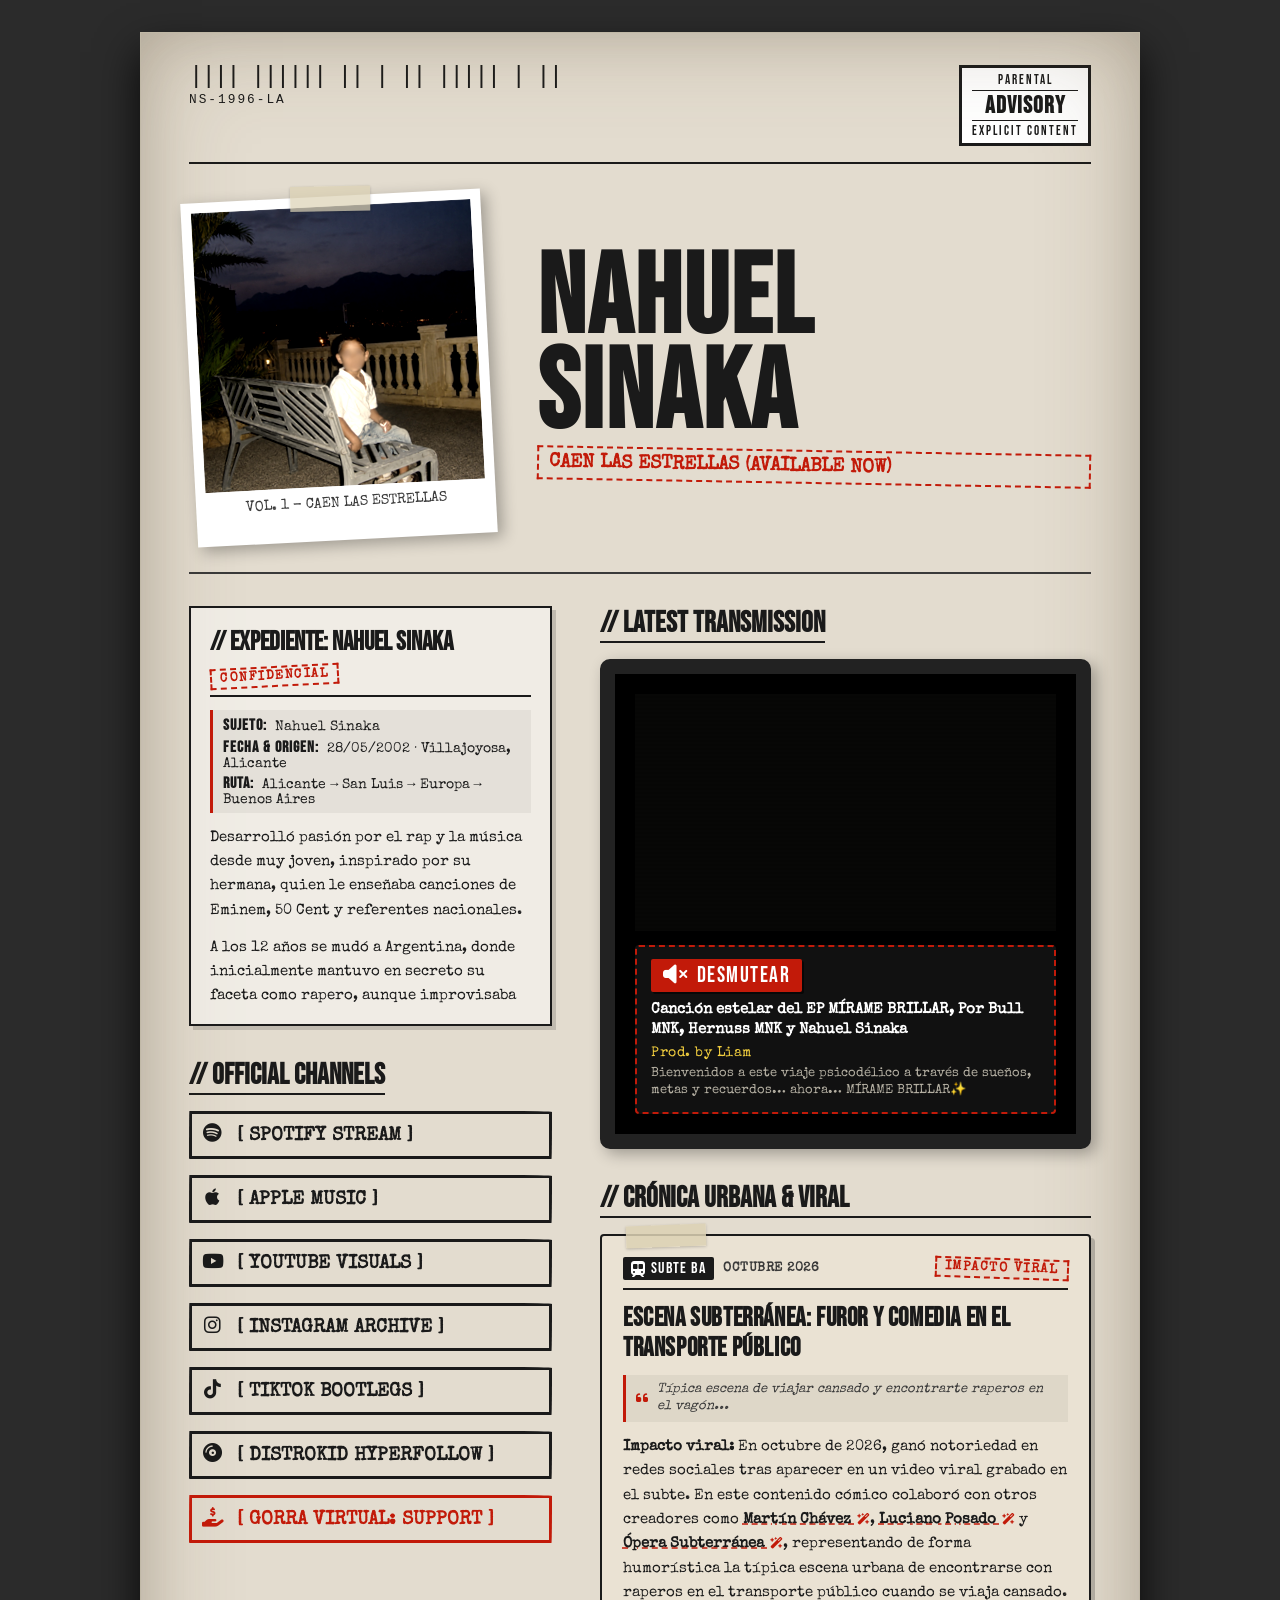
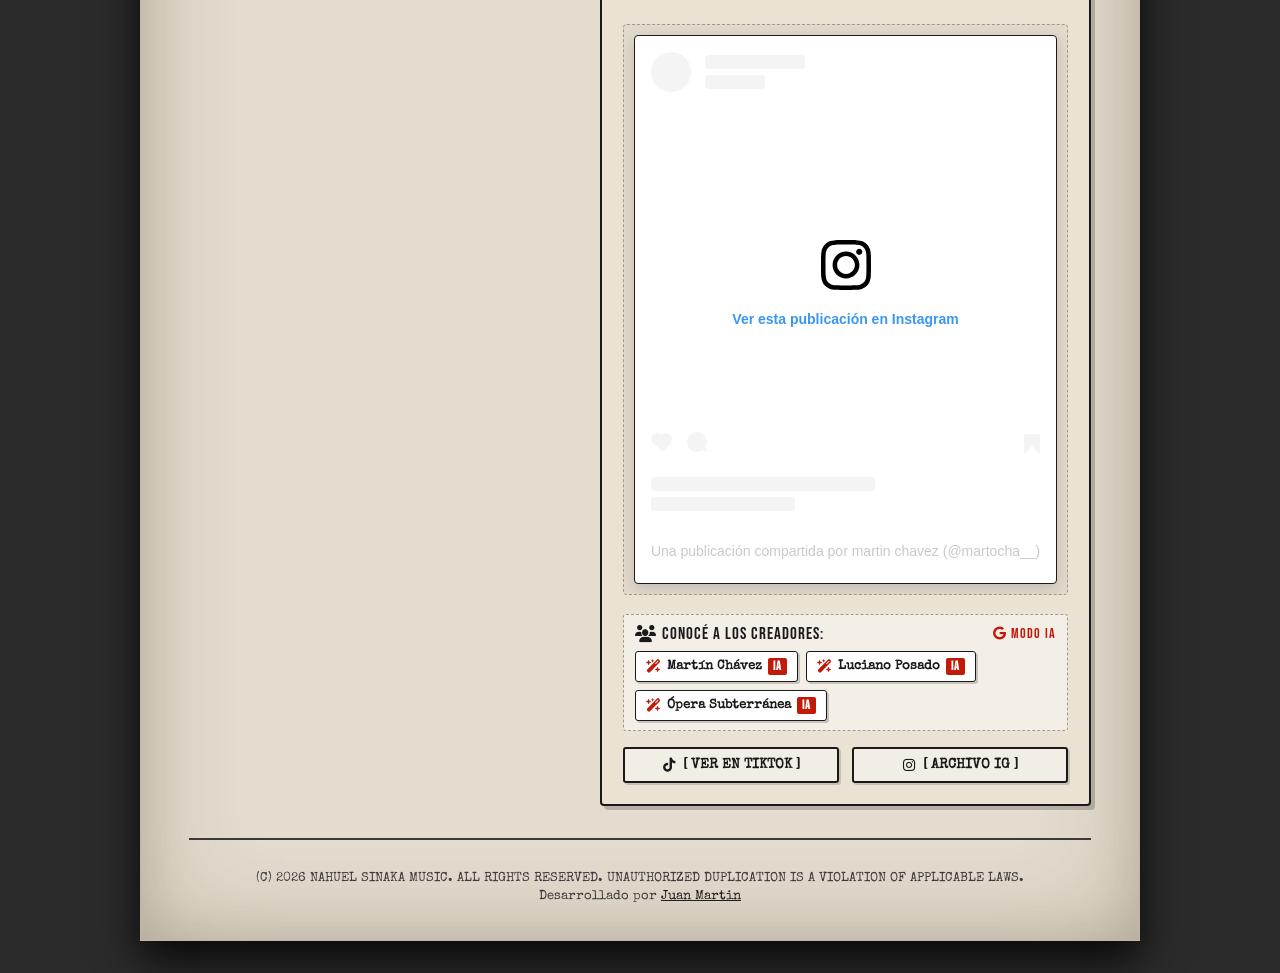
<file: index.html>
<!DOCTYPE html>
<html lang="es">
<head>
    <!-- Google Tag Manager -->
    <script>(function(w,d,s,l,i){w[l]=w[l]||[];w[l].push({'gtm.start':
    new Date().getTime(),event:'gtm.js'});var f=d.getElementsByTagName(s)[0],
    j=d.createElement(s),dl=l!='dataLayer'?'&l='+l:'';j.async=true;j.src=
    'https://www.googletagmanager.com/gtm.js?id='+i+dl;f.parentNode.insertBefore(j,f);
    })(window,document,'script','dataLayer','GTM-5JTVL347');</script>
    <!-- End Google Tag Manager -->

    <!-- Google tag (gtag.js) -->
    <script async src="https://www.googletagmanager.com/gtag/js?id=G-EMP6VLDBJG"></script>
    <script>
      window.dataLayer = window.dataLayer || [];
      function gtag(){dataLayer.push(arguments);}
      gtag('js', new Date());

      gtag('config', 'G-EMP6VLDBJG');
    </script>

    <meta charset="UTF-8">
    <meta name="viewport" content="width=device-width, initial-scale=1.0">
    <title>Nahuel Sinaka - Caen Las Estrellas</title>

    <!-- Favicon -->
    <link rel="icon" type="image/png" href="favicon.png">
    <link rel="shortcut icon" type="image/png" href="favicon.png">
    <link rel="apple-touch-icon" href="favicon.png">

    <!-- Meta Tags para Compartir en WhatsApp / Redes Sociales (Open Graph) -->
    <link rel="canonical" href="https://nahuelsinaka.com/">
    <meta name="description" content="Canción estelar del EP MÍRAME BRILLAR por Bull MNK, Hernuss MNK y Nahuel Sinaka. Prod. by Liam. 90s Archive.">
    <meta name="robots" content="index, follow, max-image-preview:large">
    <meta property="og:type" content="music.song">
    <meta property="og:url" content="https://nahuelsinaka.com/">
    <meta property="og:site_name" content="nahuelsinaka.com">
    <meta property="og:title" content="Nahuel Sinaka - Caen Las Estrellas">
    <meta property="og:description" content="Canción estelar del EP MÍRAME BRILLAR por Bull MNK, Hernuss MNK y Nahuel Sinaka. Prod. by Liam ✨">
    <link rel="image_src" href="https://nahuelsinaka.com/fotodeperfil.png">
    <meta property="og:image" content="https://nahuelsinaka.com/fotodeperfil.png">
    <meta property="og:image:secure_url" content="https://nahuelsinaka.com/fotodeperfil.png">
    <meta property="og:image:type" content="image/png">
    <meta property="og:image:width" content="300">
    <meta property="og:image:height" content="300">
    <meta property="og:image:alt" content="Nahuel Sinaka">

    <!-- Twitter Cards -->
    <meta name="twitter:card" content="summary">
    <meta name="twitter:url" content="https://nahuelsinaka.com/">
    <meta name="twitter:title" content="Nahuel Sinaka - Caen Las Estrellas">
    <meta name="twitter:description" content="Canción estelar del EP MÍRAME BRILLAR por Bull MNK, Hernuss MNK y Nahuel Sinaka. Prod. by Liam ✨">
    <meta name="twitter:image" content="https://nahuelsinaka.com/fotodeperfil.png">

    <!-- Schema.org Datos Estructurados (JSON-LD) -->
    <script type="application/ld+json">
    {
      "@context": "https://schema.org",
      "@graph": [
        {
          "@type": "Person",
          "@id": "https://nahuelsinaka.com/#artist",
          "name": "Nahuel Sinaka",
          "alternateName": "Sinaka",
          "jobTitle": "Cantante, Rapero y Compositor",
          "birthDate": "2002-05-28",
          "birthPlace": {
            "@type": "Place",
            "name": "Villajoyosa, Alicante, España",
            "address": {
              "@type": "PostalAddress",
              "addressLocality": "Villajoyosa",
              "addressRegion": "Alicante",
              "addressCountry": "España"
            }
          },
          "homeLocation": {
            "@type": "Place",
            "name": "Villajoyosa, Alicante, España"
          },
          "nationality": {
            "@type": "Country",
            "name": "España"
          },
          "url": "https://nahuelsinaka.com/",
          "image": "https://nahuelsinaka.com/fotodeperfil.png",
          "description": "Cantante, rapero y compositor originario de Villajoyosa (Alicante, España). Referente de la cultura hip hop y el rap en San Luis y Buenos Aires (Argentina), autor del EP Mírame Brillar y del single Caen Las Estrellas. Creador de contenido urbano y sketches virales en el subte porteño.",
          "genre": ["Hip Hop", "Rap", "Trap", "Música Urbana"],
          "sameAs": [
            "https://open.spotify.com/intl-es/album/4MFDjRAPf3fvFbBAF2cvn1",
            "https://music.apple.com/us/album/m%C3%ADrame-brillar-feat-hernuss-mnk-ep/6774416845",
            "https://www.youtube.com/@NahuelSinaka",
            "https://www.instagram.com/nahuelsinaka/",
            "https://www.tiktok.com/@nahuel.sinaka",
            "https://distrokid.com/hyperfollow/nahuelsinaka1/mrame-brillar"
          ]
        },
        {
          "@type": "MusicAlbum",
          "@id": "https://nahuelsinaka.com/#album",
          "name": "Mírame Brillar",
          "albumReleaseType": "https://schema.org/EP",
          "byArtist": {
            "@id": "https://nahuelsinaka.com/#artist"
          },
          "genre": ["Hip Hop", "Rap"],
          "image": "https://nahuelsinaka.com/fotodeperfil.png",
          "url": "https://music.apple.com/us/album/m%C3%ADrame-brillar-feat-hernuss-mnk-ep/6774416845"
        },
        {
          "@type": "MusicRecording",
          "@id": "https://nahuelsinaka.com/#track",
          "name": "Caen Las Estrellas",
          "url": "https://nahuelsinaka.com/",
          "inAlbum": {
            "@id": "https://nahuelsinaka.com/#album"
          },
          "byArtist": [
            {
              "@id": "https://nahuelsinaka.com/#artist"
            },
            {
              "@type": "Person",
              "name": "Bull MNK"
            },
            {
              "@type": "Person",
              "name": "Hernuss MNK"
            }
          ],
          "producer": {
            "@type": "Person",
            "name": "Liam"
          },
          "image": "https://nahuelsinaka.com/fotodeperfil.png",
          "description": "Canción estelar del EP MÍRAME BRILLAR por Bull MNK, Hernuss MNK y Nahuel Sinaka. Prod. by Liam.",
          "genre": ["Hip Hop", "Rap"]
        },
        {
          "@type": "VideoObject",
          "@id": "https://nahuelsinaka.com/#video",
          "name": "Nahuel Sinaka - CAEN LAS ESTRELLAS✨ (OFFICIAL VIDEO)",
          "description": "Videoclip oficial de Caen Las Estrellas, canción estelar del EP MÍRAME BRILLAR por Bull MNK, Hernuss MNK y Nahuel Sinaka. Producido por Liam.",
          "thumbnailUrl": [
            "https://i.ytimg.com/vi/dJPsdLUEwAk/maxresdefault.jpg",
            "https://i.ytimg.com/vi/dJPsdLUEwAk/hqdefault.jpg",
            "https://nahuelsinaka.com/fotodeperfil.png"
          ],
          "uploadDate": "2026-05-30T17:06:41-07:00",
          "duration": "PT4M1S",
          "contentUrl": "https://www.youtube.com/watch?v=dJPsdLUEwAk",
          "embedUrl": "https://www.youtube.com/embed/dJPsdLUEwAk",
          "inLanguage": "es",
          "isFamilyFriendly": true,
          "author": {
            "@id": "https://nahuelsinaka.com/#artist"
          },
          "publisher": {
            "@id": "https://nahuelsinaka.com/#artist"
          }
        },
        {
          "@type": "WebSite",
          "@id": "https://nahuelsinaka.com/#website",
          "url": "https://nahuelsinaka.com/",
          "name": "Nahuel Sinaka - Sitio Oficial",
          "description": "Página oficial de Nahuel Sinaka: música, videoclips, biografía y plataformas de streaming.",
          "publisher": {
            "@id": "https://nahuelsinaka.com/#artist"
          },
          "inLanguage": "es"
        }
      ]
    }
    </script>

    <!-- CSS & Fonts -->
    <link rel="stylesheet" href="https://cdnjs.cloudflare.com/ajax/libs/font-awesome/6.4.0/css/all.min.css">
    <link href="https://fonts.googleapis.com/css2?family=Bebas+Neue&family=Special+Elite&display=swap" rel="stylesheet">
    <link rel="stylesheet" href="style.css">
</head>
<body>
    <!-- Google Tag Manager (noscript) -->
    <noscript><iframe src="https://www.googletagmanager.com/ns.html?id=GTM-5JTVL347"
    height="0" width="0" style="display:none;visibility:hidden"></iframe></noscript>
    <!-- End Google Tag Manager (noscript) -->

    <div class="paper-texture"></div>

    <!-- MAIN CONTAINER (Vinyl Sleeve Layout) -->
    <div class="vinyl-sleeve">
        
        <!-- HEADER / ADVISORY -->
        <div class="top-bar">
            <div class="barcode">
                |||| |||||| || | || ||||| | ||
                <span>NS-1996-LA</span>
            </div>
            <div class="advisory">
                <span>PARENTAL</span>
                <strong>ADVISORY</strong>
                <span>EXPLICIT CONTENT</span>
            </div>
        </div>

        <!-- HERO BOARD -->
        <header class="hero-board">
            <div class="polaroid">
                <div class="polaroid-img">
                    <img src="fotodeperfil.png" alt="Nahuel Sinaka" class="artist-img">
                </div>
                <div class="polaroid-text">VOL. 1 - CAEN LAS ESTRELLAS</div>
                <div class="tape-piece tape-top"></div>
            </div>
            
            <div class="title-section">
                <h1 class="main-title">Nahuel Sinaka</h1>
                <h2 class="sub-title">CAEN LAS ESTRELLAS (AVAILABLE NOW)</h2>
            </div>
        </header>

        <hr class="divider">

        <!-- CONTENT LYRIC SHEET STYLE -->
        <div class="content-split">
            
            <!-- LEFT: INFO & LINKS -->
            <div class="left-col">
                <!-- EXPEDIENTE RETRO 90s -->
                <section class="typewriter-box dossier-box">
                    <div class="dossier-header">
                        <h3>// EXPEDIENTE: NAHUEL SINAKA</h3>
                        <span class="dossier-stamp">CONFIDENCIAL</span>
                    </div>

                    <div class="dossier-meta">
                        <div class="meta-row"><strong>SUJETO:</strong> <span>Nahuel Sinaka</span></div>
                        <div class="meta-row"><strong>FECHA & ORIGEN:</strong> <span>28/05/2002 · Villajoyosa, Alicante</span></div>
                        <div class="meta-row"><strong>RUTA:</strong> <span>Alicante &rarr; San Luis &rarr; Europa &rarr; Buenos Aires</span></div>
                    </div>

                    <div class="dossier-content">
                        <p>Desarrolló pasión por el rap y la música desde muy joven, inspirado por su hermana, quien le enseñaba canciones de Eminem, 50 Cent y referentes nacionales.</p>
                        <p>A los 12 años se mudó a Argentina, donde inicialmente mantuvo en secreto su faceta como rapero, aunque improvisaba con sus compañeros en el aula.</p>
                        <p>A los 16 años se consagró campeón de la Doggos, la competición más importante de la provincia de San Luis. Tras ganarse el respeto del circuito, se convirtió en un referente de la escena: impulsó activamente las ramas de la cultura urbana y fue artífice de la llegada de Supremacía MC a la provincia.</p>
                        <p>Recorrió Argentina a dedo compitiendo y dando shows en diversas ciudades. Junto a Lvkz consolidó una de las duplas más sólidas de la región.</p>
                        <p>A los 18, gracias a las estampillas gubernamentales de San Luis, regresó a España. Tras su paso por Madrid, Benidorm, Killarney (Irlanda) y Manchester, decidió volver a Argentina por amor y devoción a la cultura, ya que a pesar de conservar su acento natal español, su identidad y sentir son plenamente argentinos.</p>
                        <p>A los 23 años, con el EP <em>Mírame Brillar</em> completado, dejó todo de lado para radicarse en Buenos Aires y perseguir su visión artística.</p>
                    </div>
                </section>

                <section class="links-section">
                    <h3>// OFFICIAL CHANNELS</h3>
                    <div class="stamp-links">
                        <a href="https://open.spotify.com/intl-es/album/4MFDjRAPf3fvFbBAF2cvn1" target="_blank" rel="noopener noreferrer" class="stamp spot-stamp">
                            <i class="fa-brands fa-spotify"></i> [ SPOTIFY STREAM ]
                        </a>
                        <a href="https://music.apple.com/us/album/m%C3%ADrame-brillar-feat-hernuss-mnk-ep/6774416845" target="_blank" rel="noopener noreferrer" class="stamp apple-stamp">
                            <i class="fa-brands fa-apple"></i> [ APPLE MUSIC ]
                        </a>
                        <a href="https://www.youtube.com/@NahuelSinaka" target="_blank" rel="noopener noreferrer" class="stamp yt-stamp">
                            <i class="fa-brands fa-youtube"></i> [ YOUTUBE VISUALS ]
                        </a>
                        <a href="https://www.instagram.com/nahuelsinaka/" target="_blank" rel="noopener noreferrer" class="stamp ig-stamp">
                            <i class="fa-brands fa-instagram"></i> [ INSTAGRAM ARCHIVE ]
                        </a>
                        <a href="https://www.tiktok.com/@nahuel.sinaka" target="_blank" rel="noopener noreferrer" class="stamp tk-stamp">
                            <i class="fa-brands fa-tiktok"></i> [ TIKTOK BOOTLEGS ]
                        </a>
                        <a href="https://distrokid.com/hyperfollow/nahuelsinaka1/mrame-brillar?utm_source=ig&utm_medium=social&utm_content=link_in_bio&fbclid=PAZXh0bgNhZW0CMTEAcGRvZgJzcnRjBmFwcF9pZA85MzY2MTk3NDMzOTI0NTkAAacheNfJAKS44eWUkBRlNFlg2aD02SF708NciTGHBXgh4vkM7DXDQCu1yPhLSA_aem_xpZKljeKisQ0Q1vAQ_KXpg" target="_blank" rel="noopener noreferrer" class="stamp distro-stamp">
                            <i class="fa-solid fa-compact-disc"></i> [ DISTROKID HYPERFOLLOW ]
                        </a>
                        <button class="stamp mp-stamp" id="tip-btn">
                            <i class="fa-solid fa-hand-holding-dollar"></i> [ GORRA VIRTUAL: SUPPORT ]
                        </button>
                    </div>
                </section>
            </div>

            <!-- RIGHT: VIDEO CRT -->
            <div class="right-col">
                <section class="crt-video-section">
                    <h3>// LATEST TRANSMISSION</h3>
                    <div class="crt-wrapper">
                        <div class="crt-screen">
                            <iframe id="crt-iframe" width="560" height="315" src="https://www.youtube.com/embed/dJPsdLUEwAk?autoplay=1&mute=1&enablejsapi=1&playsinline=1&controls=1" title="YouTube video player" frameborder="0" allow="accelerometer; autoplay; clipboard-write; encrypted-media; gyroscope; picture-in-picture; web-share" referrerpolicy="strict-origin-when-cross-origin" allowfullscreen></iframe>
                        </div>
                        <div class="crt-overlay"></div>

                        <!-- BOTÓN DESMUTEAR CON INFORMACIÓN -->
                        <button type="button" id="unmute-btn" class="crt-unmute-btn" aria-label="Desmutear video">
                            <div class="unmute-badge">
                                <i class="fa-solid fa-volume-xmark" id="unmute-icon"></i>
                                <span id="unmute-text">DESMUTEAR</span>
                            </div>
                            <div class="unmute-track-info">
                                <p class="track-title">Canción estelar del EP MÍRAME BRILLAR, Por Bull MNK, Hernuss MNK y Nahuel Sinaka</p>
                                <p class="track-producer">Prod. by Liam</p>
                                <p class="track-desc">Bienvenidos a este viaje psicodélico a través de sueños, metas y recuerdos… ahora… MÍRAME BRILLAR✨</p>
                            </div>
                        </button>
                    </div>
                </section>

                <!-- NOTICIA RECIENTE / RECORTE DE PRENSA SUBTE -->
                <section class="news-section">
                    <h3>// CRÓNICA URBANA & VIRAL</h3>
                    <article class="news-clipping">
                        <!-- Cinta adhesiva vintage sosteniendo el recorte -->
                        <div class="tape-piece tape-news"></div>

                        <div class="news-header">
                            <div class="news-tagline">
                                <span class="news-badge-subte"><i class="fa-solid fa-train-subway"></i> SUBTE BA</span>
                                <span class="news-date">OCTUBRE 2026</span>
                            </div>
                            <span class="news-stamp">IMPACTO VIRAL</span>
                        </div>

                        <h4 class="news-title">ESCENA SUBTERRÁNEA: FUROR Y COMEDIA EN EL TRANSPORTE PÚBLICO</h4>

                        <div class="news-quote-box">
                            <i class="fa-solid fa-quote-left"></i>
                            <span>Típica escena de viajar cansado y encontrarte raperos en el vagón...</span>
                        </div>

                        <div class="news-content">
                            <p><strong>Impacto viral:</strong> En octubre de 2026, ganó notoriedad en redes sociales tras aparecer en un video viral grabado en el subte. En este contenido cómico colaboró con otros creadores como <a href="https://www.google.com/search?q=%C2%BFQui%C3%A9n+es+Mart%C3%ADn+Ch%C3%A1vez+creador+de+contenido+y+comediante%3F" target="_blank" rel="noopener noreferrer" class="inline-ai-link" title="Buscar historia con IA en Google">Martín Chávez <i class="fa-solid fa-wand-magic-sparkles"></i></a>, <a href="https://www.google.com/search?q=%C2%BFQui%C3%A9n+es+Luciano+Posado+creador+de+contenido%3F" target="_blank" rel="noopener noreferrer" class="inline-ai-link" title="Buscar historia con IA en Google">Luciano Posado <i class="fa-solid fa-wand-magic-sparkles"></i></a> y <a href="https://www.google.com/search?q=%C2%BFQu%C3%A9+es+%C3%93pera+Subterr%C3%A1nea+creadores+de+contenido+subte%3F" target="_blank" rel="noopener noreferrer" class="inline-ai-link" title="Buscar historia con IA en Google">Ópera Subterránea <i class="fa-solid fa-wand-magic-sparkles"></i></a>, representando de forma humorística la típica escena urbana de encontrarse con raperos en el transporte público cuando se viaja cansado.</p>
                        </div>

                        <!-- REEL VIRAL EN INSTAGRAM -->
                        <div class="news-embed-container">
                            <blockquote class="instagram-media" data-instgrm-captioned data-instgrm-permalink="https://www.instagram.com/reel/DeCHP76tlXq/?utm_source=ig_embed&amp;utm_campaign=loading" data-instgrm-version="14" style=" background:#FFF; border:0; border-radius:3px; box-shadow:0 0 1px 0 rgba(0,0,0,0.5),0 1px 10px 0 rgba(0,0,0,0.15); margin: 1px auto; max-width:540px; min-width:326px; padding:0; width:99.375%; width:-webkit-calc(100% - 2px); width:calc(100% - 2px);"><div style="padding:16px;"> <a href="https://www.instagram.com/reel/DeCHP76tlXq/?utm_source=ig_embed&amp;utm_campaign=loading" style=" background:#FFFFFF; line-height:0; padding:0 0; text-align:center; text-decoration:none; width:100%;" target="_blank"> <div style=" display: flex; flex-direction: row; align-items: center;"> <div style="background-color: #F4F4F4; border-radius: 50%; flex-grow: 0; height: 40px; margin-right: 14px; width: 40px;"></div> <div style="display: flex; flex-direction: column; flex-grow: 1; justify-content: center;"> <div style=" background-color: #F4F4F4; border-radius: 4px; flex-grow: 0; height: 14px; margin-bottom: 6px; width: 100px;"></div> <div style=" background-color: #F4F4F4; border-radius: 4px; flex-grow: 0; height: 14px; width: 60px;"></div></div></div><div style="padding: 19% 0;"></div> <div style="display:block; height:50px; margin:0 auto 12px; width:50px;"><svg width="50px" height="50px" viewBox="0 0 60 60" version="1.1" xmlns="https://www.w3.org/2000/svg" xmlns:xlink="https://www.w3.org/1999/xlink"><g stroke="none" stroke-width="1" fill="none" fill-rule="evenodd"><g transform="translate(-511.000000, -20.000000)" fill="#000000"><g><path d="M556.869,30.41 C554.814,30.41 553.148,32.076 553.148,34.131 C553.148,36.186 554.814,37.852 556.869,37.852 C558.924,37.852 560.59,36.186 560.59,34.131 C560.59,32.076 558.924,30.41 556.869,30.41 M541,60.657 C535.114,60.657 530.342,55.887 530.342,50 C530.342,44.114 535.114,39.342 541,39.342 C546.887,39.342 551.658,44.114 551.658,50 C551.658,55.887 546.887,60.657 541,60.657 M541,33.886 C532.1,33.886 524.886,41.1 524.886,50 C524.886,58.899 532.1,66.113 541,66.113 C549.9,66.113 557.115,58.899 557.115,50 C557.115,41.1 549.9,33.886 541,33.886 M565.378,62.101 C565.244,65.022 564.756,66.606 564.346,67.663 C563.803,69.06 563.154,70.057 562.106,71.106 C561.058,72.155 560.06,72.803 558.662,73.347 C557.607,73.757 556.021,74.244 553.102,74.378 C549.944,74.521 548.997,74.552 541,74.552 C533.003,74.552 532.056,74.521 528.898,74.378 C525.979,74.244 524.393,73.757 523.338,73.347 C521.94,72.803 520.942,72.155 519.894,71.106 C518.846,70.057 518.197,69.06 517.654,67.663 C517.244,66.606 516.755,65.022 516.623,62.101 C516.479,58.943 516.448,57.996 516.448,50 C516.448,42.003 516.479,41.056 516.623,37.899 C516.755,34.978 517.244,33.391 517.654,32.338 C518.197,30.938 518.846,29.942 519.894,28.894 C520.942,27.846 521.94,27.196 523.338,26.654 C524.393,26.244 525.979,25.756 528.898,25.623 C532.057,25.479 533.004,25.448 541,25.448 C548.997,25.448 549.943,25.479 553.102,25.623 C556.021,25.756 557.607,26.244 558.662,26.654 C560.06,27.196 561.058,27.846 562.106,28.894 C563.154,29.942 563.803,30.938 564.346,32.338 C564.756,33.391 565.244,34.978 565.378,37.899 C565.522,41.056 565.552,42.003 565.552,50 C565.552,57.996 565.522,58.943 565.378,62.101 M570.82,37.631 C570.674,34.438 570.167,32.258 569.425,30.349 C568.659,28.377 567.633,26.702 565.965,25.035 C564.297,23.368 562.623,22.342 560.652,21.575 C558.743,20.834 556.562,20.326 553.369,20.18 C550.169,20.033 549.148,20 541,20 C532.853,20 531.831,20.033 528.631,20.18 C525.438,20.326 523.257,20.834 521.349,21.575 C519.376,22.342 517.703,23.368 516.035,25.035 C514.368,26.702 513.342,28.377 512.574,30.349 C511.834,32.258 511.326,34.438 511.181,37.631 C511.035,40.831 511,41.851 511,50 C511,58.147 511.035,59.17 511.181,62.369 C511.326,65.562 511.834,67.743 512.574,69.651 C513.342,71.625 514.368,73.296 516.035,74.965 C517.703,76.634 519.376,77.658 521.349,78.425 C523.257,79.167 525.438,79.673 528.631,79.82 C531.831,79.965 532.853,80.001 541,80.001 C549.148,80.001 550.169,79.965 553.369,79.82 C556.562,79.673 558.743,79.167 560.652,78.425 C562.623,77.658 564.297,76.634 565.965,74.965 C567.633,73.296 568.659,71.625 569.425,69.651 C570.167,67.743 570.674,65.562 570.82,62.369 C570.966,59.17 571,58.147 571,50 C571,41.851 570.966,40.831 570.82,37.631"></path></g></g></g></svg></div><div style="padding-top: 8px;"> <div style=" color:#3897f0; font-family:Arial,sans-serif; font-size:14px; font-style:normal; font-weight:550; line-height:18px;">Ver esta publicación en Instagram</div></div><div style="padding: 12.5% 0;"></div> <div style="display: flex; flex-direction: row; margin-bottom: 14px; align-items: center;"><div> <div style="background-color: #F4F4F4; border-radius: 50%; height: 12.5px; width: 12.5px; transform: translateX(0px) translateY(7px);"></div> <div style="background-color: #F4F4F4; height: 12.5px; transform: rotate(-45deg) translateX(3px) translateY(1px); width: 12.5px; flex-grow: 0; margin-right: 14px; margin-left: 2px;"></div> <div style="background-color: #F4F4F4; border-radius: 50%; height: 12.5px; width: 12.5px; transform: translateX(9px) translateY(-18px);"></div></div><div style="margin-left: 8px;"> <div style=" background-color: #F4F4F4; border-radius: 50%; flex-grow: 0; height: 20px; width: 20px;"></div> <div style=" width: 0; height: 0; border-top: 2px solid transparent; border-left: 6px solid #f4f4f4; border-bottom: 2px solid transparent; transform: translateX(16px) translateY(-4px) rotate(30deg)"></div></div><div style="margin-left: auto;"> <div style=" width: 0px; border-top: 8px solid #F4F4F4; border-right: 8px solid transparent; transform: translateY(16px);"></div> <div style=" background-color: #F4F4F4; flex-grow: 0; height: 12px; width: 16px; transform: translateY(-4px);"></div> <div style=" width: 0; height: 0; border-top: 8px solid #F4F4F4; border-left: 8px solid transparent; transform: translateY(-4px) translateX(8px);"></div></div></div> <div style="display: flex; flex-direction: column; flex-grow: 1; justify-content: center; margin-bottom: 24px;"> <div style=" background-color: #F4F4F4; border-radius: 4px; flex-grow: 0; height: 14px; margin-bottom: 6px; width: 224px;"></div> <div style=" background-color: #F4F4F4; border-radius: 4px; flex-grow: 0; height: 14px; width: 144px;"></div></div></a><p style=" color:#c9c8cd; font-family:Arial,sans-serif; font-size:14px; line-height:17px; margin-bottom:0; margin-top:8px; overflow:hidden; padding:8px 0 7px; text-align:center; text-overflow:ellipsis; white-space:nowrap;"><a href="https://www.instagram.com/reel/DeCHP76tlXq/?utm_source=ig_embed&amp;utm_campaign=loading" style=" color:#c9c8cd; font-family:Arial,sans-serif; font-size:14px; font-style:normal; font-weight:normal; line-height:17px; text-decoration:none;" target="_blank">Una publicación compartida por martin chavez (@martocha__)</a></p></div></blockquote>
                        </div>

                        <div class="news-collabs">
                            <div class="collab-header-row">
                                <span class="collab-title"><i class="fa-solid fa-users"></i> CONOCÉ A LOS CREADORES:</span>
                                <span class="ai-notice"><i class="fa-brands fa-google"></i> MODO IA</span>
                            </div>
                            <div class="collab-tags">
                                <a href="https://www.google.com/search?q=%C2%BFQui%C3%A9n+es+Mart%C3%ADn+Ch%C3%A1vez+creador+de+contenido+y+comediante%3F" target="_blank" rel="noopener noreferrer" class="collab-tag-btn" title="Buscar con IA sobre Martín Chávez">
                                    <i class="fa-solid fa-wand-magic-sparkles"></i>
                                    <span>Martín Chávez</span>
                                    <small class="tag-pill">IA</small>
                                </a>
                                <a href="https://www.google.com/search?q=%C2%BFQui%C3%A9n+es+Luciano+Posado+creador+de+contenido%3F" target="_blank" rel="noopener noreferrer" class="collab-tag-btn" title="Buscar con IA sobre Luciano Posado">
                                    <i class="fa-solid fa-wand-magic-sparkles"></i>
                                    <span>Luciano Posado</span>
                                    <small class="tag-pill">IA</small>
                                </a>
                                <a href="https://www.google.com/search?q=%C2%BFQu%C3%A9+es+%C3%93pera+Subterr%C3%A1nea+creadores+de+contenido+subte%3F" target="_blank" rel="noopener noreferrer" class="collab-tag-btn" title="Buscar con IA sobre Ópera Subterránea">
                                    <i class="fa-solid fa-wand-magic-sparkles"></i>
                                    <span>Ópera Subterránea</span>
                                    <small class="tag-pill">IA</small>
                                </a>
                            </div>
                        </div>

                        <div class="news-actions">
                            <a href="https://www.tiktok.com/@nahuel.sinaka" target="_blank" rel="noopener noreferrer" class="news-btn news-btn-tiktok">
                                <i class="fa-brands fa-tiktok"></i> [ VER EN TIKTOK ]
                            </a>
                            <a href="https://www.instagram.com/nahuelsinaka/" target="_blank" rel="noopener noreferrer" class="news-btn news-btn-ig">
                                <i class="fa-brands fa-instagram"></i> [ ARCHIVO IG ]
                            </a>
                        </div>
                    </article>
                </section>
            </div>

        </div>

        <hr class="divider">

        <!-- FOOTER -->
        <footer class="typewriter-footer">
            <p>(C) 2026 NAHUEL SINAKA MUSIC. ALL RIGHTS RESERVED. UNAUTHORIZED DUPLICATION IS A VIOLATION OF APPLICABLE LAWS.</p>
            <p>Desarrollado por <a href="https://www.juanmartinbarrientos.com" target="_blank">Juan Martin</a></p>
        </footer>

    </div>

    <!-- Toast Copy -->
    <div id="cyber-toast" class="toast-hidden">
        <div class="toast-content">
            <i class="fa-solid fa-check"></i> [ALIAS: volandosiempre COPIADO AL PORTAPAPELES]
        </div>
    </div>

    <script src="https://www.youtube.com/iframe_api"></script>
    <script async src="https://www.instagram.com/embed.js"></script>
    <script src="script.js"></script>
</body>
</html>
</file>
<file: style.css>
:root {
    --bg-paper: #e3dccf;
    --ink-black: #1a1a1a;
    --ink-faded: #3a3a3a;
    --stamp-red: #c21a09;
    --tape-yellow: #f4d03f;
}

* {
    margin: 0;
    padding: 0;
    box-sizing: border-box;
}

body {
    background-color: #2b2b2b; /* Oscuro afura del "papel" */
    color: var(--ink-black);
    font-family: 'Special Elite', monospace;
    display: flex;
    justify-content: center;
    padding: 2rem 1rem;
    min-height: 100vh;
}

/* Textura genérica de papel sucio */
.paper-texture {
    position: fixed;
    top: 0; left: 0; width: 100vw; height: 100vh;
    background: url('https://grainy-gradients.vercel.app/noise.svg');
    opacity: 0.6;
    pointer-events: none;
    z-index: 9999;
    mix-blend-mode: multiply;
}

.vinyl-sleeve {
    background-color: var(--bg-paper);
    width: 100%;
    max-width: 1000px;
    padding: 2rem 3rem;
    box-shadow: 0 20px 40px rgba(0,0,0,0.8), inset 0 0 50px rgba(0,0,0,0.1);
    position: relative;
    border: 1px solid #c0b8a6;
}

/* Deterioro en los bordes del papel */
.vinyl-sleeve::before {
    content: '';
    position: absolute;
    inset: 0;
    box-shadow: inset 0 0 100px rgba(100,80,50,0.3);
    pointer-events: none;
}

a {
    color: var(--ink-black);
}

/* TOP BAR */
.top-bar {
    display: flex;
    justify-content: space-between;
    align-items: flex-start;
    margin-bottom: 2rem;
    border-bottom: 2px solid var(--ink-black);
    padding-bottom: 1rem;
}

.barcode {
    font-family: monospace;
    font-size: 1.5rem;
    line-height: 1;
    display: flex;
    flex-direction: column;
    letter-spacing: -2px;
}
.barcode span {
    font-size: 0.8rem;
    margin-top: 5px;
    letter-spacing: 2px;
}

.advisory {
    border: 3px solid var(--ink-black);
    padding: 4px 10px;
    text-align: center;
    display: inline-flex;
    flex-direction: column;
    background: #fff;
}
.advisory span { font-family: 'Bebas Neue', sans-serif; font-size: 0.8rem; letter-spacing: 2px; }
.advisory strong { font-family: 'Bebas Neue', sans-serif; font-size: 1.5rem; letter-spacing: 1px; border-top: 1px solid var(--ink-black); border-bottom: 1px solid var(--ink-black); margin: 2px 0; }

/* HERO BOARD */
.hero-board {
    display: flex;
    gap: 3rem;
    align-items: center;
    margin-bottom: 2rem;
}

.polaroid {
    background: #fff;
    padding: 10px 10px 30px 10px;
    box-shadow: 5px 5px 15px rgba(0,0,0,0.3);
    position: relative;
    transform: rotate(-3deg);
    width: 300px;
    flex-shrink: 0;
}

.polaroid-img {
    width: 100%;
    aspect-ratio: 1/1;
    background: #000;
    position: relative;
    overflow: hidden;
    filter: sepia(0.3) contrast(1.2);
}

.bg-img {
    position: absolute;
    inset: 0;
    width: 100%;
    height: 100%;
    object-fit: cover;
    opacity: 0.5;
}

.artist-img {
    width: 100%;
    height: 100%;
    object-fit: cover;
    display: block;
}

.polaroid-text {
    font-family: 'Special Elite', monospace;
    text-align: center;
    margin-top: 10px;
    font-size: 0.9rem;
    color: var(--ink-faded);
}

.tape-piece {
    position: absolute;
    width: 80px;
    height: 25px;
    background: rgba(220, 210, 180, 0.7);
    box-shadow: 0 1px 3px rgba(0,0,0,0.2);
}
.tape-top {
    top: -10px;
    left: 50%;
    transform: translateX(-50%) rotate(2deg);
}

.title-section {
    display: flex;
    flex-direction: column;
}

.main-title {
    font-family: 'Bebas Neue', display;
    font-size: 7rem;
    line-height: 0.85;
    color: var(--ink-black);
    text-transform: uppercase;
    letter-spacing: 2px;
}

.sub-title {
    font-family: 'Special Elite', monospace;
    font-size: 1.2rem;
    color: var(--stamp-red);
    margin-top: 0.5rem;
    border: 2px dashed var(--stamp-red);
    padding: 5px 10px;
    display: inline-block;
    transform: rotate(1deg);
}

.divider {
    border: none;
    border-top: 2px solid var(--ink-faded);
    margin: 2rem 0;
}

/* CONTENT SPLIT */
.content-split {
    display: flex;
    gap: 3rem;
    align-items: flex-start;
}

.left-col { flex: 1; display: flex; flex-direction: column; gap: 2rem; }
.right-col { flex: 1.2; display: flex; flex-direction: column; gap: 2rem; }

/* TYPEWRITER & DOSSIER BOX */
.typewriter-box h3, .links-section h3, .crt-video-section h3, .news-section h3 {
    font-family: 'Bebas Neue', sans-serif;
    font-size: 1.8rem;
    border-bottom: 2px solid var(--ink-black);
    margin-bottom: 1rem;
    display: inline-block;
}

.dossier-box {
    border: 2px solid var(--ink-black);
    padding: 1.2rem;
    background: rgba(255, 255, 255, 0.45);
    box-shadow: 4px 4px 0px rgba(0, 0, 0, 0.15);
    position: relative;
    max-height: 420px;
    display: flex;
    flex-direction: column;
}

.dossier-header {
    display: flex;
    justify-content: space-between;
    align-items: center;
    border-bottom: 2px solid var(--ink-black);
    padding-bottom: 0.5rem;
    margin-bottom: 0.8rem;
    flex-wrap: wrap;
    gap: 0.5rem;
}

.dossier-header h3 {
    margin-bottom: 0 !important;
    border-bottom: none !important;
    font-size: 1.6rem;
}

.dossier-stamp {
    font-family: 'Special Elite', monospace;
    font-size: 0.8rem;
    font-weight: bold;
    color: var(--stamp-red);
    border: 2px dashed var(--stamp-red);
    padding: 2px 8px;
    letter-spacing: 1.5px;
    transform: rotate(-3deg);
    display: inline-block;
}

.dossier-meta {
    background: rgba(0, 0, 0, 0.05);
    border-left: 3px solid var(--stamp-red);
    padding: 6px 10px;
    margin-bottom: 0.8rem;
    font-size: 0.85rem;
    display: flex;
    flex-direction: column;
    gap: 3px;
}

.meta-row strong {
    color: var(--ink-black);
    font-family: 'Bebas Neue', sans-serif;
    letter-spacing: 1px;
    font-size: 1rem;
    margin-right: 4px;
}

.dossier-content {
    overflow-y: auto;
    padding-right: 8px;
    display: flex;
    flex-direction: column;
    gap: 0.8rem;
}

.dossier-content p {
    font-size: 0.95rem;
    line-height: 1.6;
    color: var(--ink-black);
}

.dossier-content::-webkit-scrollbar {
    width: 6px;
}
.dossier-content::-webkit-scrollbar-track {
    background: rgba(0,0,0,0.06);
}
.dossier-content::-webkit-scrollbar-thumb {
    background: var(--stamp-red);
    border-radius: 2px;
}

/* LINKS (TAMPO / STAMPS) */
.stamp-links {
    display: flex;
    flex-direction: column;
    gap: 1rem;
}

.stamp {
    appearance: none; background: transparent; border: none;
    font-family: 'Special Elite', monospace;
    font-weight: bold;
    font-size: 1.2rem;
    text-align: left;
    padding: 10px;
    border: 3px solid var(--ink-black);
    color: var(--ink-black);
    cursor: pointer;
    text-decoration: none;
    transition: all 0.2s;
    position: relative;
    /* Efecto de tinta irregular */
    border-radius: 2px 255px 3px 25px / 255px 5px 225px 3px;
}

.stamp:hover {
    background: var(--ink-black);
    color: var(--bg-paper);
    transform: scale(1.02) rotate(-1deg);
}

.stamp i {
    margin-right: 8px;
    width: 1.3rem;
    text-align: center;
}

.stamp.spot-stamp:hover { background: #1db954; border-color: #1db954; color: #fff; }
.stamp.apple-stamp:hover { background: #fc3c44; border-color: #fc3c44; color: #fff; }
.stamp.yt-stamp:hover { background: var(--stamp-red); border-color: var(--stamp-red); color: #fff; }
.stamp.ig-stamp:hover { background: #c13584; border-color: #c13584; color: #fff; }
.stamp.tk-stamp:hover { background: #000; border-color: #000; color: #fff; }
.stamp.distro-stamp:hover { background: #222; border-color: #222; color: var(--tape-yellow); }
.stamp.mp-stamp { border-color: var(--stamp-red); color: var(--stamp-red); }
.stamp.mp-stamp:hover { background: var(--stamp-red); color: #fff; }

/* CRT VIDEO */
.crt-wrapper {
    background: #000;
    padding: 20px;
    border: 15px solid #222;
    border-radius: 10px;
    position: relative;
    box-shadow: inset 0 0 10px rgba(0,0,0,0.8), 5px 5px 15px rgba(0,0,0,0.3);
}

.crt-screen {
    position: relative;
    aspect-ratio: 16/9;
    background: #111;
    overflow: hidden;
    filter: sepia(0.2) contrast(1.1); /* Efecto vintage al iframe */
}

.crt-screen iframe {
    width: 100%;
    height: 100%;
    border: none;
}

.crt-overlay {
    position: absolute;
    inset: 0;
    background: linear-gradient(rgba(255,255,255,0) 50%, rgba(0,0,0,0.1) 50%);
    background-size: 100% 4px;
    pointer-events: none;
    z-index: 10;
}

/* BOTÓN CRT DESMUTEAR + INFO */
.crt-unmute-btn {
    appearance: none;
    background: #111111;
    border: 2px dashed var(--stamp-red);
    border-radius: 4px;
    padding: 12px 14px;
    margin-top: 14px;
    width: 100%;
    cursor: pointer;
    text-align: left;
    display: flex;
    flex-direction: column;
    gap: 8px;
    color: #e3dccf;
    font-family: 'Special Elite', monospace;
    position: relative;
    z-index: 20;
    transition: all 0.25s ease;
    box-shadow: 0 4px 10px rgba(0, 0, 0, 0.6);
}

.crt-unmute-btn:hover {
    background: #181818;
    border-color: #ff3838;
    transform: translateY(-2px);
    box-shadow: 0 6px 14px rgba(194, 26, 9, 0.4);
}

.crt-unmute-btn:active {
    transform: translateY(0);
}

.unmute-badge {
    display: inline-flex;
    align-items: center;
    gap: 8px;
    background: var(--stamp-red);
    color: #ffffff;
    font-family: 'Bebas Neue', sans-serif;
    font-size: 1.35rem;
    letter-spacing: 1.5px;
    padding: 4px 12px;
    border-radius: 2px;
    align-self: flex-start;
    box-shadow: 2px 2px 0 rgba(0, 0, 0, 0.6);
    animation: pulse-unmute 2s infinite ease-in-out;
}

@keyframes pulse-unmute {
    0%, 100% {
        box-shadow: 0 0 0 0 rgba(194, 26, 9, 0.7);
        transform: scale(1);
    }
    50% {
        box-shadow: 0 0 0 6px rgba(194, 26, 9, 0);
        transform: scale(1.02);
    }
}

.crt-unmute-btn.is-unmuted .unmute-badge {
    background: #2b8a3e;
    animation: none;
}

.unmute-track-info {
    display: flex;
    flex-direction: column;
    gap: 5px;
}

.unmute-track-info .track-title {
    font-size: 0.95rem;
    font-weight: bold;
    color: #ffffff;
    line-height: 1.35;
}

.unmute-track-info .track-producer {
    font-size: 0.85rem;
    color: var(--tape-yellow);
    letter-spacing: 0.5px;
}

.unmute-track-info .track-desc {
    font-size: 0.82rem;
    color: #b5b0a3;
    line-height: 1.35;
}

/* NEWS SECTION / RECORTE VIRAL SUBTE */
.news-section {
    display: flex;
    flex-direction: column;
    width: 100%;
}

.news-clipping {
    position: relative;
    background: #eae2d3;
    border: 2px solid var(--ink-black);
    border-radius: 4px;
    padding: 1.3rem;
    box-shadow: 4px 4px 0px rgba(0, 0, 0, 0.2);
    box-sizing: border-box;
    width: 100%;
    transition: transform 0.2s ease, box-shadow 0.2s ease;
}

.news-clipping:hover {
    transform: translateY(-2px);
    box-shadow: 6px 6px 0px rgba(0, 0, 0, 0.25);
}

.tape-news {
    top: -11px;
    left: 24px;
    transform: rotate(-2deg);
    width: 80px;
    height: 22px;
    background: rgba(220, 210, 180, 0.85);
    box-shadow: 0 1px 3px rgba(0, 0, 0, 0.2);
    z-index: 2;
}

.news-header {
    display: flex;
    justify-content: space-between;
    align-items: center;
    border-bottom: 2px solid var(--ink-black);
    padding-bottom: 0.5rem;
    margin-bottom: 0.8rem;
    flex-wrap: wrap;
    gap: 0.5rem;
}

.news-tagline {
    display: flex;
    align-items: center;
    gap: 0.6rem;
}

.news-badge-subte {
    background: var(--ink-black);
    color: #ffffff;
    font-family: 'Bebas Neue', sans-serif;
    font-size: 1rem;
    letter-spacing: 1.2px;
    padding: 2px 8px;
    border-radius: 2px;
    display: inline-flex;
    align-items: center;
    gap: 5px;
}

.news-date {
    font-family: 'Special Elite', monospace;
    font-size: 0.8rem;
    color: var(--ink-faded);
    font-weight: bold;
    letter-spacing: 0.5px;
}

.news-stamp {
    font-family: 'Special Elite', monospace;
    font-size: 0.82rem;
    font-weight: bold;
    color: var(--stamp-red);
    border: 2px dashed var(--stamp-red);
    padding: 2px 8px;
    letter-spacing: 1.5px;
    transform: rotate(2deg);
    background: rgba(194, 26, 9, 0.05);
    display: inline-block;
}

.news-title {
    font-family: 'Bebas Neue', sans-serif;
    font-size: 1.65rem;
    color: var(--ink-black);
    line-height: 1.15;
    margin-bottom: 0.7rem;
    letter-spacing: 0.6px;
}

.news-quote-box {
    display: flex;
    align-items: center;
    gap: 8px;
    background: rgba(0, 0, 0, 0.05);
    border-left: 3px solid var(--stamp-red);
    padding: 6px 10px;
    margin-bottom: 0.8rem;
    font-size: 0.82rem;
    font-style: italic;
    color: var(--ink-faded);
    line-height: 1.35;
}

.news-quote-box i {
    color: var(--stamp-red);
    font-size: 0.85rem;
    flex-shrink: 0;
}

.news-content p {
    font-size: 0.95rem;
    line-height: 1.6;
    color: var(--ink-black);
    margin-bottom: 0.9rem;
}

.news-content p strong {
    color: var(--ink-black);
}

.inline-ai-link {
    color: var(--ink-black);
    font-weight: bold;
    text-decoration: underline;
    text-decoration-style: dashed;
    text-decoration-color: var(--stamp-red);
    transition: color 0.2s ease;
    white-space: nowrap;
}

.inline-ai-link:hover {
    color: var(--stamp-red);
    text-decoration-style: solid;
}

.inline-ai-link i {
    font-size: 0.72rem;
    color: var(--stamp-red);
    margin-left: 2px;
}

/* REEL VIRAL EMBED EN NOTICIA */
.news-embed-container {
    margin: 1.2rem 0;
    display: flex;
    justify-content: center;
    width: 100%;
    overflow: hidden;
    background: rgba(0, 0, 0, 0.03);
    border: 1.5px dashed rgba(0, 0, 0, 0.3);
    border-radius: 4px;
    padding: 10px;
    box-sizing: border-box;
}

.news-embed-container .instagram-media {
    margin: 0 auto !important;
    max-width: 100% !important;
    min-width: 260px !important;
    width: 100% !important;
    box-shadow: 0 4px 14px rgba(0, 0, 0, 0.15) !important;
    border: 1.5px solid var(--ink-black) !important;
    border-radius: 4px !important;
}

.news-collabs {
    background: rgba(255, 255, 255, 0.45);
    border: 1.5px dashed rgba(0, 0, 0, 0.35);
    padding: 9px 11px;
    margin-bottom: 1rem;
    border-radius: 3px;
    display: flex;
    flex-direction: column;
    gap: 7px;
}

.collab-header-row {
    display: flex;
    justify-content: space-between;
    align-items: center;
    flex-wrap: wrap;
    gap: 4px;
}

.collab-title {
    font-family: 'Bebas Neue', sans-serif;
    font-size: 1.05rem;
    letter-spacing: 1px;
    color: var(--ink-black);
    display: flex;
    align-items: center;
    gap: 5px;
}

.ai-notice {
    font-family: 'Bebas Neue', sans-serif;
    font-size: 0.85rem;
    letter-spacing: 1.2px;
    color: var(--stamp-red);
    display: inline-flex;
    align-items: center;
    gap: 4px;
}

.collab-tags {
    display: flex;
    flex-wrap: wrap;
    gap: 8px;
}

.collab-tag-btn {
    display: inline-flex;
    align-items: center;
    gap: 6px;
    padding: 6px 10px;
    background: #ffffff;
    border: 1.5px solid var(--ink-black);
    border-radius: 3px;
    color: var(--ink-black);
    text-decoration: none;
    font-family: 'Special Elite', monospace;
    font-size: 0.82rem;
    font-weight: bold;
    box-shadow: 2px 2px 0px rgba(0, 0, 0, 0.18);
    transition: all 0.2s ease;
    cursor: pointer;
}

.collab-tag-btn:hover {
    background: var(--ink-black);
    color: #ffffff;
    transform: translateY(-2px);
    box-shadow: 3px 3px 0px var(--stamp-red);
}

.collab-tag-btn i {
    color: var(--stamp-red);
    font-size: 0.85rem;
    transition: color 0.2s ease;
}

.collab-tag-btn:hover i {
    color: var(--tape-yellow);
}

.tag-pill {
    background: var(--stamp-red);
    color: #ffffff;
    font-family: 'Bebas Neue', sans-serif;
    font-size: 0.75rem;
    letter-spacing: 1px;
    padding: 1px 5px;
    border-radius: 2px;
    transition: background 0.2s ease, color 0.2s ease;
}

.collab-tag-btn:hover .tag-pill {
    background: #ffffff;
    color: var(--ink-black);
}

.news-actions {
    display: flex;
    gap: 0.8rem;
    flex-wrap: wrap;
}

.news-btn {
    flex: 1;
    min-width: 130px;
    display: inline-flex;
    align-items: center;
    justify-content: center;
    gap: 8px;
    font-family: 'Special Elite', monospace;
    font-size: 0.88rem;
    font-weight: bold;
    padding: 9px 12px;
    border: 2px solid var(--ink-black);
    text-decoration: none;
    color: var(--ink-black);
    background: rgba(255, 255, 255, 0.4);
    border-radius: 3px;
    box-shadow: 2px 2px 0px rgba(0, 0, 0, 0.15);
    transition: all 0.2s ease;
}

.news-btn:hover {
    transform: translateY(-2px);
    box-shadow: 3px 3px 0px rgba(0, 0, 0, 0.3);
}

.news-btn-tiktok:hover {
    background: #000;
    color: #fff;
    border-color: #000;
}

.news-btn-ig:hover {
    background: #c13584;
    color: #fff;
    border-color: #c13584;
}

/* FOOTER */
.typewriter-footer {
    text-align: center;
    font-size: 0.8rem;
    color: var(--ink-faded);
    margin-top: 1rem;
}
.typewriter-footer p { margin-bottom: 5px; }

/* TOAST */
#cyber-toast {
    position: fixed;
    top: 2rem;
    left: 50%;
    transform: translateX(-50%);
    background: #fff;
    color: var(--stamp-red);
    padding: 1rem 2rem;
    border: 3px solid var(--stamp-red);
    z-index: 2000;
    font-family: 'Special Elite', monospace;
    font-weight: bold;
    box-shadow: 5px 5px 0px rgba(194, 26, 9, 0.3);
    transition: top 0.3s ease, opacity 0.3s;
    /* Tinta stamp */
    border-radius: 2px 255px 3px 25px / 255px 5px 225px 3px;
}

.toast-hidden {
    opacity: 0;
    top: -100px !important;
    pointer-events: none;
}

/* RESPONSIVE */
@media(max-width: 800px) {
    .content-split { flex-direction: column; }
    .hero-board { flex-direction: column; gap: 1rem; align-items: center; text-align: center; }
    .main-title { font-size: 5rem; }
    .vinyl-sleeve { padding: 1.5rem; }
    .polaroid { width: 250px; }
}

@media(max-width: 480px) {
    .main-title { font-size: 4rem; }
    .typewriter-box h3, .links-section h3, .crt-video-section h3, .news-section h3 { font-size: 1.4rem; }
    .stamp { font-size: 1rem; }
    .crt-wrapper { padding: 10px; border-width: 5px; }
    .polaroid { width: 100%; max-width: 300px; transform: rotate(0); }
    .news-title { font-size: 1.4rem; }
    .news-clipping { transform: rotate(0); }
    .news-actions { flex-direction: column; }
}
</file>
